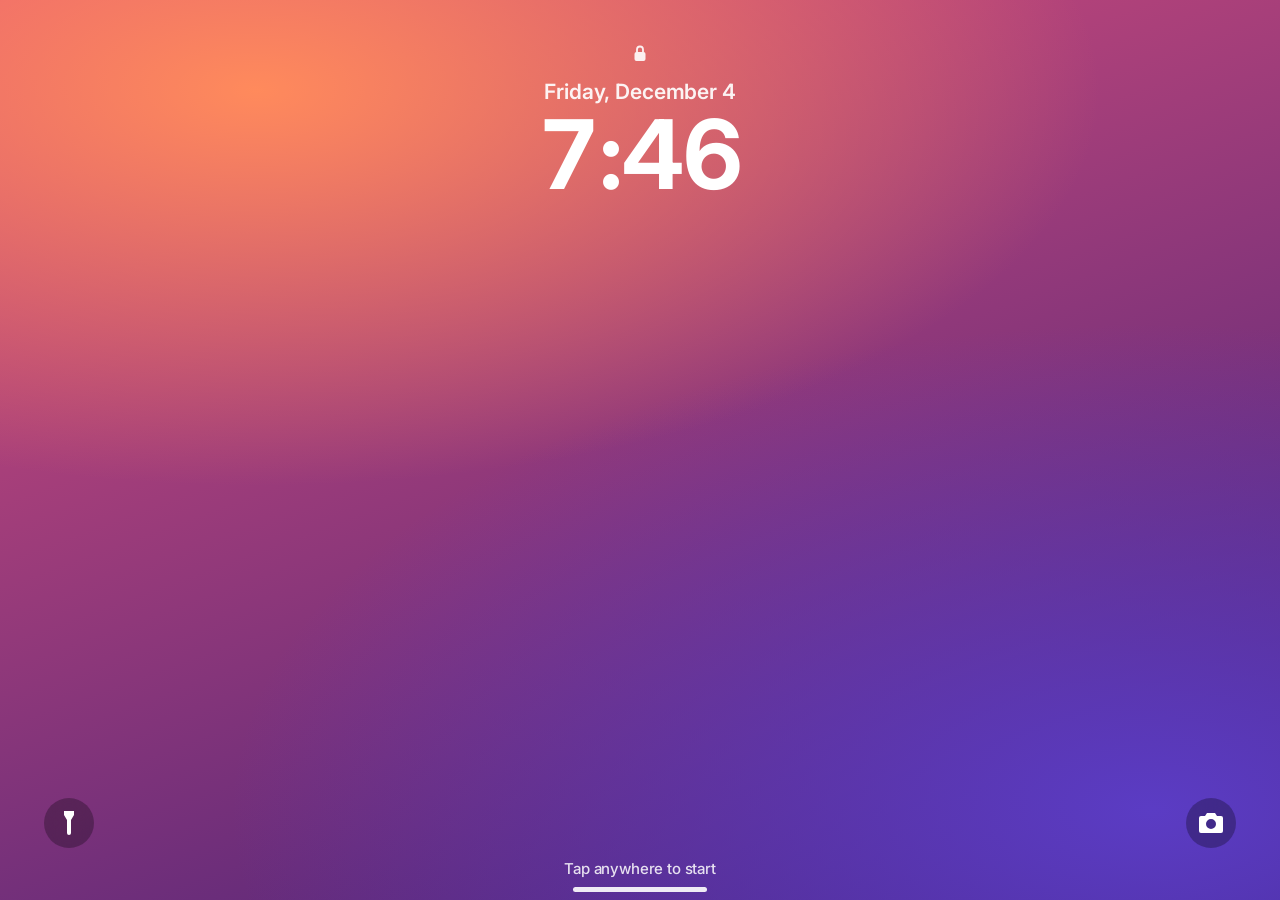
<file: index.html>
<!DOCTYPE html>
<html lang="en">
<head>
<meta charset="utf-8">
<meta name="viewport" content="width=device-width, initial-scale=1">
<title>Chat with Haifa · 和海法聊天</title>
<link rel="preconnect" href="https://fonts.googleapis.com">
<link rel="preconnect" href="https://fonts.gstatic.com" crossorigin>
<link href="https://fonts.googleapis.com/css2?family=Inter:wght@400;500;600;700&family=Noto+Sans+SC:wght@400;500&display=swap" rel="stylesheet">
<link rel="stylesheet" href="css/style.css">
</head>
<body>
<div class="phone" id="phone">
  <div class="island"></div>
  <div class="scr" id="lock" role="button" aria-label="Tap to start">
    <div class="lk"><svg width="14" height="18" viewBox="0 0 14 18" fill="none" stroke="#fff" stroke-width="1.8"><rect x="1.5" y="8" width="11" height="9" rx="2" fill="#fff" stroke="none"/><path d="M4 8V5.5a3 3 0 0 1 6 0V8"/></svg></div>
    <div class="date" id="lkDate"></div>
    <div class="time" id="lkTime"></div>
    <div class="quick" aria-hidden="true">
      <span><svg width="16" height="24" viewBox="0 0 16 24" fill="#fff"><path d="M3 0h10v4l-3 5v13a2 2 0 0 1-2 2 2 2 0 0 1-2-2V9L3 4z"/></svg></span>
      <span><svg width="24" height="20" viewBox="0 0 24 20" fill="#fff"><path d="M8 0h8l2 3h4a2 2 0 0 1 2 2v13a2 2 0 0 1-2 2H2a2 2 0 0 1-2-2V5a2 2 0 0 1 2-2h4zm4 6a5 5 0 1 0 0 10 5 5 0 0 0 0-10z"/></svg></span>
    </div>
    <div class="hint">Tap anywhere to start</div>
    <div class="homebar"></div>
  </div>

  <div class="scr hide gone" id="call" aria-live="polite">
    <div class="poster"></div>
    <div class="top">
      <div class="label" id="callLabel">mobile</div>
      <div class="who">Haifa<small>海法</small></div>
      <div class="avatar" role="img" aria-label="Haifa"></div>
    </div>
    <div class="subs" id="subs"></div>
    <div class="ringing">
      <div class="mini">
        <button id="remind"><i><svg width="20" height="20" viewBox="0 0 20 20" fill="none" stroke="#fff" stroke-width="1.8" stroke-linecap="round"><circle cx="10" cy="11" r="7"/><path d="M10 7v4l2.5 2M3 3l3-2M17 3l-3-2"/></svg></i>Remind Me</button>
        <button id="msgBtn"><i><svg width="20" height="18" viewBox="0 0 20 18" fill="#fff"><path d="M10 0C4.5 0 0 3.6 0 8c0 2.4 1.3 4.6 3.4 6.1L2.5 18l4.2-2.5c1 .3 2.1.5 3.3.5 5.5 0 10-3.6 10-8S15.5 0 10 0z"/></svg></i>Message</button>
      </div>
      <div class="slider" id="slider">
        <div class="knob" id="knob" role="button" aria-label="Answer call"><svg viewBox="0 0 24 24" fill="currentColor"><path d="M6.6 10.8a15.1 15.1 0 0 0 6.6 6.6l2.2-2.2c.3-.3.7-.4 1-.2 1.1.4 2.3.6 3.6.6.6 0 1 .4 1 1V20c0 .6-.4 1-1 1A17 17 0 0 1 3 4c0-.6.4-1 1-1h3.5c.6 0 1 .4 1 1 0 1.3.2 2.5.6 3.6.1.3 0 .7-.2 1z"/></svg></div>
        <div class="txt">slide to answer</div>
      </div>
    </div>
    <div class="live-ui">
      <div class="grid" aria-hidden="true">
        <div><i><svg viewBox="0 0 28 28" fill="#fff"><path d="M4 10h5l7-6v20l-7-6H4z"/><path d="M20 9a7 7 0 0 1 0 10M23 6a11 11 0 0 1 0 16" stroke="#fff" stroke-width="2" fill="none" stroke-linecap="round"/></svg></i>speaker</div>
        <div><i><svg viewBox="0 0 28 28" fill="#fff"><rect x="2" y="7" width="17" height="14" rx="3"/><path d="M20 12l6-4v12l-6-4z"/></svg></i>FaceTime</div>
        <div><i><svg viewBox="0 0 28 28" fill="none" stroke="#fff" stroke-width="2" stroke-linecap="round"><rect x="10" y="3" width="8" height="14" rx="4" fill="#fff"/><path d="M6 13a8 8 0 0 0 16 0M14 21v4M4 4l20 20"/></svg></i>mute</div>
        <div><i><svg viewBox="0 0 28 28" fill="none" stroke="#fff" stroke-width="2.4" stroke-linecap="round"><path d="M14 6v16M6 14h16"/></svg></i>add</div>
        <div style="visibility:hidden"></div>
        <div><i><svg viewBox="0 0 28 28" fill="#fff"><circle cx="7" cy="6" r="2.4"/><circle cx="14" cy="6" r="2.4"/><circle cx="21" cy="6" r="2.4"/><circle cx="7" cy="13" r="2.4"/><circle cx="14" cy="13" r="2.4"/><circle cx="21" cy="13" r="2.4"/><circle cx="7" cy="20" r="2.4"/><circle cx="14" cy="20" r="2.4"/><circle cx="21" cy="20" r="2.4"/></svg></i>keypad</div>
      </div>
      <button class="endbtn" id="endBtn" aria-label="End call"><svg viewBox="0 0 24 24" fill="currentColor"><path d="M6.6 10.8a15.1 15.1 0 0 0 6.6 6.6l2.2-2.2c.3-.3.7-.4 1-.2 1.1.4 2.3.6 3.6.6.6 0 1 .4 1 1V20c0 .6-.4 1-1 1A17 17 0 0 1 3 4c0-.6.4-1 1-1h3.5c.6 0 1 .4 1 1 0 1.3.2 2.5.6 3.6.1.3 0 .7-.2 1z"/></svg></button>
    </div>
    <div class="homebar"></div>
  </div>

  <div class="status"><span id="sbTime">9:41</span>
    <span class="icons">
      <svg width="18" height="12" viewBox="0 0 18 12" fill="currentColor"><rect x="0" y="8" width="3" height="4" rx="1"/><rect x="5" y="5.5" width="3" height="6.5" rx="1"/><rect x="10" y="3" width="3" height="9" rx="1"/><rect x="15" y="0" width="3" height="12" rx="1"/></svg>
      <svg width="16" height="12" viewBox="0 0 16 12" fill="currentColor"><path d="M8 2.6c2.3 0 4.4.9 6 2.4l1.1-1.2A10.2 10.2 0 0 0 8 1 10.2 10.2 0 0 0 .9 3.8L2 5c1.6-1.5 3.7-2.4 6-2.4zm0 3.2c1.4 0 2.7.5 3.7 1.4l1.1-1.2A7 7 0 0 0 8 4.2a7 7 0 0 0-4.8 1.8l1.1 1.2c1-.9 2.3-1.4 3.7-1.4zM8 9l-1.9 2L8 13l1.9-2z"/></svg>
      <svg width="27" height="13" viewBox="0 0 27 13" fill="none"><rect x=".5" y=".5" width="23" height="12" rx="3.5" stroke="currentColor" opacity=".4"/><rect x="2" y="2" width="20" height="9" rx="2" fill="currentColor"/><path d="M25 4.5v4c.8-.3 1.3-1.1 1.3-2s-.5-1.7-1.3-2z" fill="currentColor" opacity=".45"/></svg>
    </span></div>

  <div class="nav">
    <button class="back" aria-label="Back" tabindex="-1"><svg width="12" height="20" viewBox="0 0 12 20"><path d="M10 2 2 10l8 8" stroke="currentColor" stroke-width="2.6" fill="none" stroke-linecap="round" stroke-linejoin="round"/></svg><b>中</b></button>
    <button class="contact" id="contact" aria-label="Chat settings and full transcript">
      <div class="ava" role="img" aria-label="Haifa"></div>
      <div class="cname">Haifa 海法 <svg viewBox="0 0 6 10"><path d="m1 1 4 4-4 4" stroke="currentColor" stroke-width="1.6" fill="none" stroke-linecap="round"/></svg></div>
    </button>
    <div class="navr" aria-hidden="true"><svg width="26" height="18" viewBox="0 0 26 18" fill="currentColor"><rect x="0" y="1" width="18" height="16" rx="4"/><path d="M19.5 7.2 25 3.5v11l-5.5-3.7z"/></svg></div>
  </div>

  <main id="thread" aria-live="polite">
    <div class="stamp"><b>iMessage</b><br>Today <span id="now"></span></div>
  </main>

  <div class="bottom">
    <div class="sugg" id="sugg" aria-label="Questions you can ask"></div>
    <div class="bar">
      <div class="plus" aria-hidden="true"><svg width="14" height="14" viewBox="0 0 14 14"><path d="M7 1v12M1 7h12" stroke="currentColor" stroke-width="2" stroke-linecap="round"/></svg></div>
      <div class="field" id="field"><span id="ftext">Tap a question above</span>
        <span class="mic" aria-hidden="true"><svg width="12" height="18" viewBox="0 0 12 18" fill="none" stroke="currentColor" stroke-width="1.8" stroke-linecap="round"><rect x="3" y="1" width="6" height="10" rx="3"/><path d="M1 8a5 5 0 0 0 10 0M6 13v4"/></svg></span>
        <span class="send" aria-hidden="true"><svg width="14" height="14" viewBox="0 0 14 14"><path d="M7 12V2M2.5 6.5 7 2l4.5 4.5" stroke="#fff" stroke-width="2.2" fill="none" stroke-linecap="round" stroke-linejoin="round"/></svg></span>
      </div>
    </div>
  </div>

  <div id="outro" aria-live="polite">
    <div class="oclock"><div class="date" id="oDate"></div><div class="time" id="oTime"></div></div>
    <div class="black"></div>
    <div class="bye"><b>再见</b><span>Zàijiàn · Goodbye</span><small>Thanks for chatting with Haifa 海法</small><button class="replay" id="replay">↻ Replay</button></div>
  </div>
  <div class="scrim" id="scrim"></div>
  <div class="sheet" role="dialog" aria-label="Settings and transcript">
    <div class="grab"></div>
    <div class="sh"><span style="width:44px"></span><b>Haifa 海法</b><button id="done">Done</button></div>
    <div class="sb">
      <div class="glabel">Display</div>
      <div class="group">
        <label class="cell">Show Pinyin <input type="checkbox" class="sw" id="swPy" checked></label>
        <label class="cell">Show English <input type="checkbox" class="sw" id="swEn" checked></label>
        <label class="cell">Sounds <input type="checkbox" class="sw" id="swSfx" checked></label>
      </div>
      <div class="glabel">Full self-introduction · 自我介绍</div>
      <div class="group" id="transcript"></div>
      <button class="copy" id="copy">Copy Transcript</button>
    </div>
  </div>
</div>

<!-- Scripts load in this order because later files use things defined in earlier ones -->
<script src="js/data.js"></script>     <!-- questions & answers -->
<script src="js/utils.js"></script>    <!-- small shared helpers -->
<script src="js/sound.js"></script>    <!-- ringtone + message sounds -->
<script src="js/chat.js"></script>     <!-- the iMessage conversation -->
<script src="js/outro.js"></script>    <!-- goodbye animation -->
<script src="js/call.js"></script>     <!-- lock screen + phone call (runs first on screen) -->
</body>
</html>
</file>
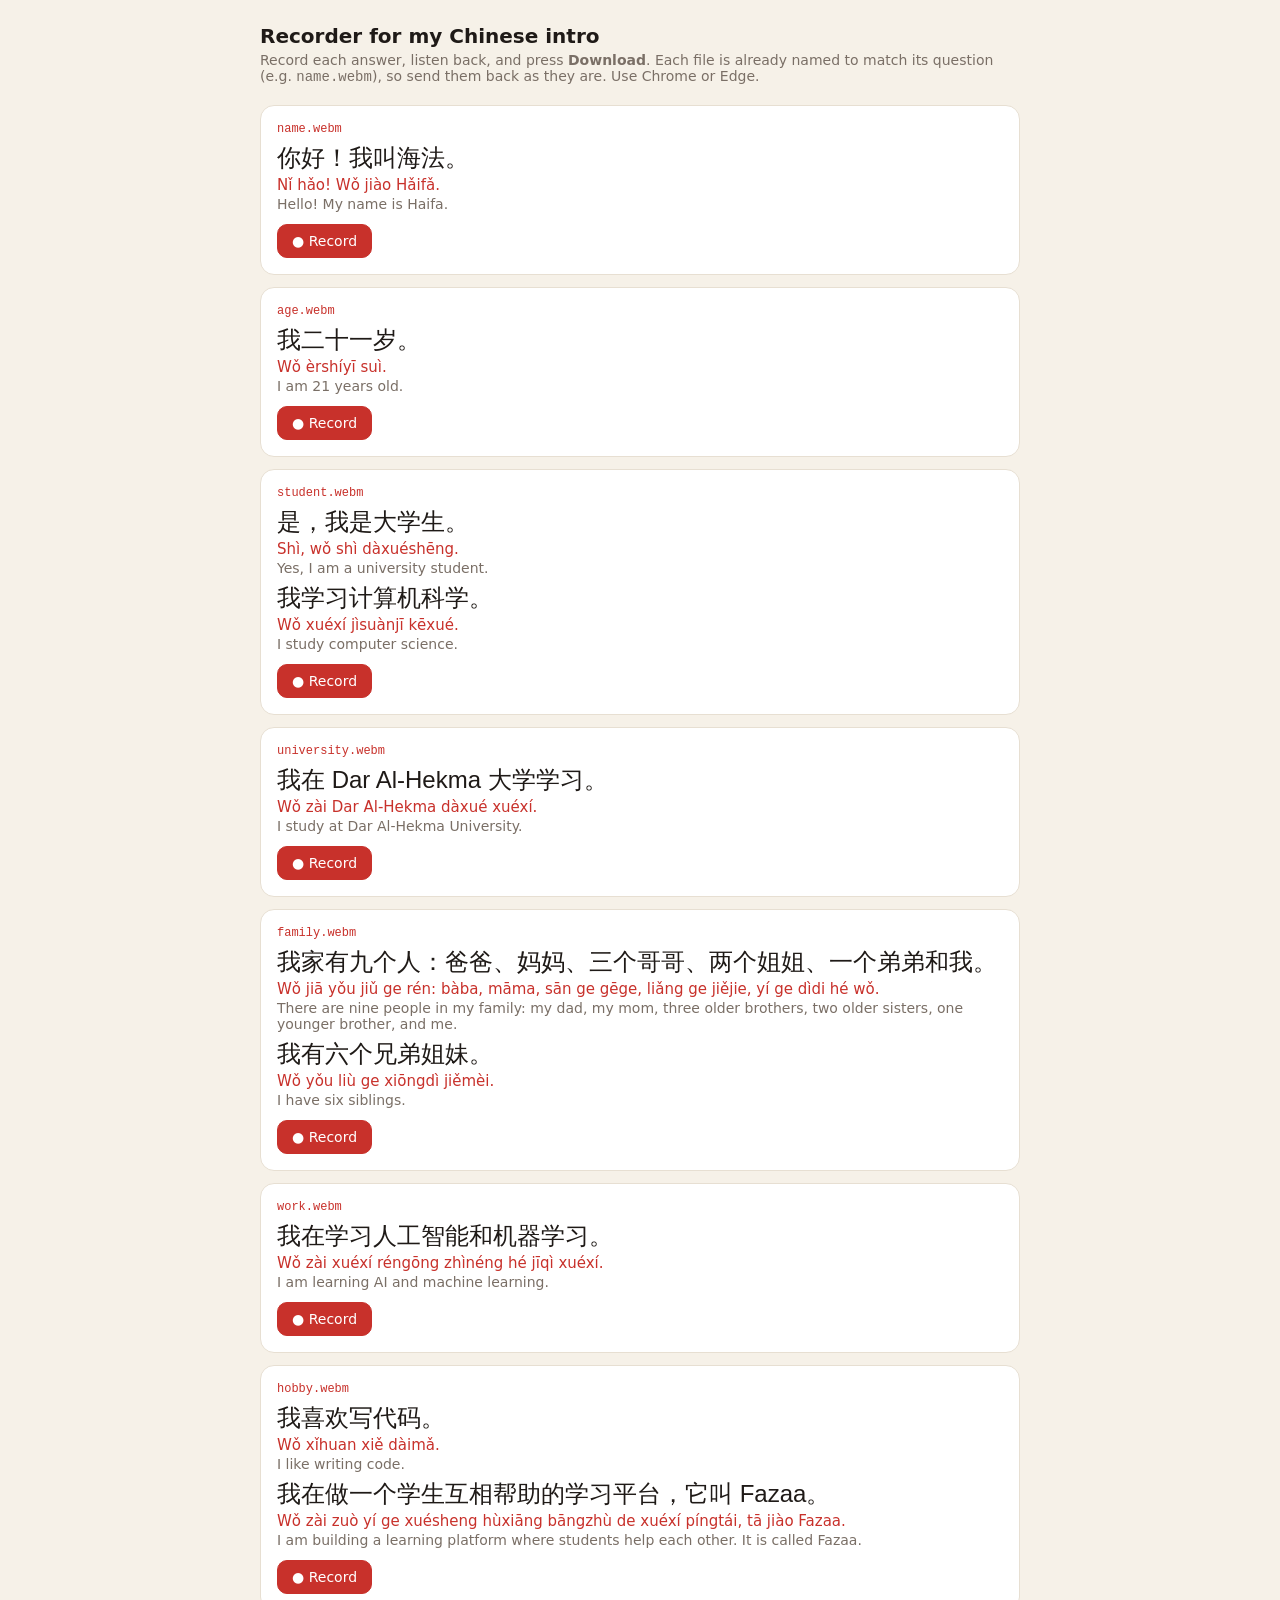
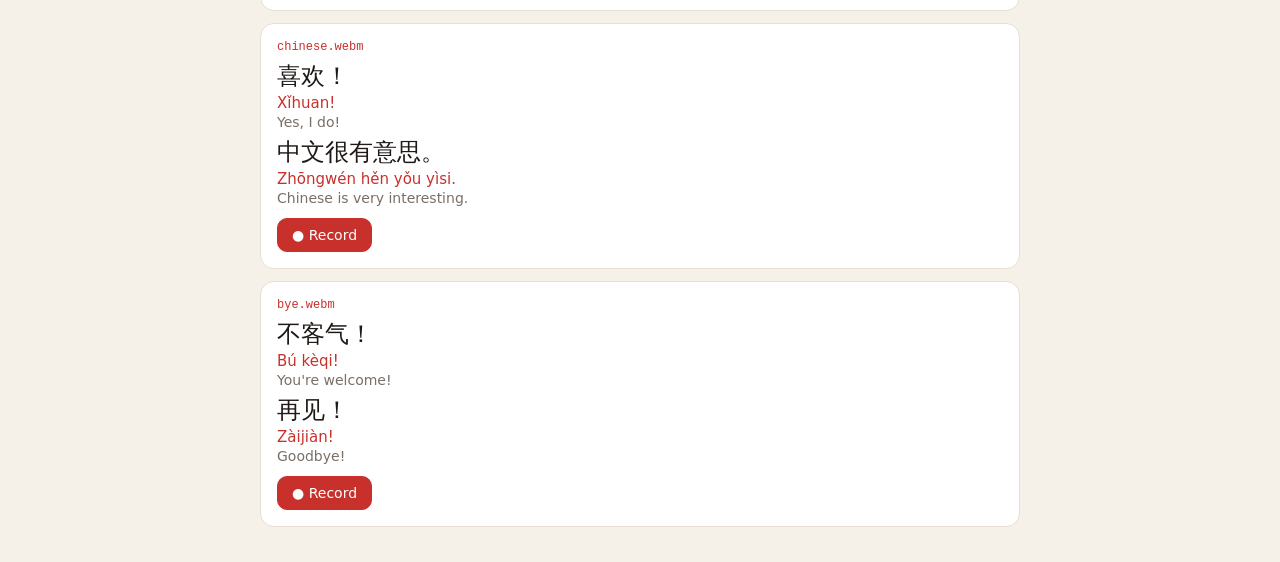
<file: recorder.html>
<!DOCTYPE html>
<html lang="en">
<head>
<meta charset="utf-8">
<meta name="viewport" content="width=device-width, initial-scale=1">
<title>Recorder · Haifa's Chinese intro</title>
<style>
  body{font-family:system-ui,sans-serif;background:#f6f1e8;color:#1f1a17;max-width:760px;margin:0 auto;padding:24px}
  h1{font-size:20px;margin:0 0 4px} .sub{color:#7a6f66;font-size:14px;margin:0 0 20px}
  .card{background:#fff;border:1px solid #e7dfd2;border-radius:14px;padding:16px;margin-bottom:12px}
  .id{font:12px ui-monospace,monospace;color:#c8312b}
  .zh{font-family:"Noto Sans SC","PingFang SC","Microsoft YaHei",sans-serif;font-size:24px;margin:6px 0 2px}
  .py{color:#c8312b;font-size:15px} .en{color:#7a6f66;font-size:14px;margin-top:2px}
  .ctl{display:flex;gap:8px;align-items:center;margin-top:12px;flex-wrap:wrap}
  button,a.dl{font:500 14px system-ui;border:1px solid #e7dfd2;background:#fff;border-radius:10px;padding:8px 14px;cursor:pointer;color:#1f1a17;text-decoration:none}
  button.rec{background:#c8312b;color:#fff;border-color:#c8312b} button.rec.on{background:#1f1a17;border-color:#1f1a17}
  a.dl{background:#2f7d63;color:#fff;border-color:#2f7d63} audio{height:34px}
  .t{font:13px ui-monospace,monospace;color:#7a6f66}
  .err{background:#f8e3df;padding:12px;border-radius:10px;display:none}
</style>
</head>
<body>
<h1>Recorder for my Chinese intro</h1>
<p class="sub">Record each answer, listen back, and press <b>Download</b>. Each file is already named to match its question (e.g. <code>name.webm</code>), so send them back as they are. Use Chrome or Edge.</p>
<div class="err" id="err"></div>
<div id="list"></div>
<script src="js/data.js"></script>
<script src="js/utils.js"></script>
<script>
/* recorder.html — record each answer in your browser and download it.
   Open via a local server (python3 -m http.server) in Chrome or Edge. */
let stream = null;
async function getMic(){
  if (stream) return stream;
  try { stream = await navigator.mediaDevices.getUserMedia({audio:{echoCancellation:true, noiseSuppression:true}}); return stream; }
  catch (e) {
    const el = document.getElementById("err");
    el.style.display = "block";
    el.textContent = "Microphone blocked: " + e.message + ". Allow mic access in the address bar, or record on your phone and name the files as shown.";
    throw e;
  }
}
DATA.forEach(d => {
  const card = document.createElement("div"); card.className = "card";
  card.innerHTML = `<div class="id">${d.id}.webm</div>` +
    d.a.map((s, i) => `<div class="zh">${plainChinese(s)}</div><div class="py">${plainPinyin(s)}</div><div class="en">${d.en[i]}</div>`).join("") +
    `<div class="ctl"><button class="rec">● Record</button><span class="t"></span><span class="out"></span></div>`;
  document.getElementById("list").appendChild(card);

  const btn = card.querySelector(".rec"), timer = card.querySelector(".t"), out = card.querySelector(".out");
  let recorder = null, chunks = [], tick = null, started = 0;
  btn.onclick = async () => {
    if (recorder && recorder.state === "recording"){ recorder.stop(); return; }
    recorder = new MediaRecorder(await getMic()); chunks = [];
    recorder.ondataavailable = e => chunks.push(e.data);
    recorder.onstop = () => {
      clearInterval(tick); btn.classList.remove("on"); btn.textContent = "● Re-record";
      const url = URL.createObjectURL(new Blob(chunks, {type: recorder.mimeType}));
      out.innerHTML = `<audio controls src="${url}"></audio> <a class="dl" href="${url}" download="${d.id}.webm">Download</a>`;
    };
    recorder.start(); started = Date.now();
    btn.classList.add("on"); btn.textContent = "■ Stop"; out.innerHTML = "";
    tick = setInterval(() => timer.textContent = ((Date.now() - started) / 1000).toFixed(1) + "s", 100);
  };
});
</script>
</body>
</html>
</file>
<file: css/style.css>
/* ==========================================================
   Chat with Haifa — all styling
   Sections: base & colors · iPhone frame · nav bar · chat bubbles ·
   pinyin · voice messages · input bar · settings sheet ·
   lock screen & call · outro
   ========================================================== */

:root{
  --sf:-apple-system,BlinkMacSystemFont,"SF Pro Text","SF Pro Display","Helvetica Neue",Inter,system-ui,sans-serif;
  --zh:"PingFang SC","Hiragino Sans GB","Noto Sans SC","Microsoft YaHei",sans-serif;
  --bg:#ffffff; --desk:#e9e9ee; --label:#000; --secondary:#8e8e93; --sep:rgba(60,60,67,.18);
  --blue:#0a84ff; --blue-hi:#3d9bff; --gray:#e9e9eb; --gray-ink:#000; --py-in:#6b6b72; --py-out:rgba(255,255,255,.78);
  --bar:rgba(249,249,249,.86); --field:#fff; --field-line:#c7c7cc; --chip:#f2f2f7; --wave:#b8b8be; --wave-on:#3a3a3c;
  --sheet:#f2f2f7; --cell:#fff; --frame:#1b1b1d;
}
@media (prefers-color-scheme:dark){
  :root{ --bg:#000; --desk:#1c1c1e; --label:#fff; --secondary:#8e8e93; --sep:rgba(84,84,88,.6);
    --gray:#26252a; --gray-ink:#fff; --py-in:#a1a1a8; --bar:rgba(22,22,24,.86); --field:#000; --field-line:#3a3a3c;
    --chip:#1c1c1e; --wave:#5a5a60; --wave-on:#e5e5ea; --sheet:#000; --cell:#1c1c1e; --frame:#2c2c2e; }
}
*{box-sizing:border-box;-webkit-tap-highlight-color:transparent}
html,body{margin:0;height:100%}
body{font-family:var(--sf);background:var(--desk);color:var(--label);-webkit-font-smoothing:antialiased;
  display:flex;align-items:center;justify-content:center;letter-spacing:-.01em}
button{font-family:inherit;color:inherit}

  /* full screen layout */
.phone{position:relative;width:100%;height:100%;background:var(--bg);display:flex;flex-direction:column;overflow:hidden}
.island{display:none;position:absolute;top:11px;left:50%;transform:translateX(-50%);width:124px;height:36px;background:#000;border-radius:20px;z-index:60}
.status{display:none;justify-content:space-between;align-items:center;height:54px;padding:0 30px 0 44px;font-weight:600;font-size:17px;flex:none;position:absolute;top:0;left:0;right:0;z-index:50}
.status .icons{display:flex;gap:6px;align-items:center}

/* nav bar */
.nav{position:absolute;top:0;left:0;right:0;z-index:10;background:var(--bar);backdrop-filter:saturate(180%) blur(20px);-webkit-backdrop-filter:saturate(180%) blur(20px);
  border-bottom:.5px solid var(--sep);display:grid;grid-template-columns:1fr auto 1fr;align-items:end;padding:10px 12px 8px}
.back{display:flex;align-items:center;gap:2px;color:var(--blue);font-size:17px;padding-bottom:16px;background:none;border:0}
.back b{background:var(--blue);color:#fff;font-size:13px;font-weight:600;border-radius:10px;padding:1px 7px;margin-left:2px}
.contact{display:flex;flex-direction:column;align-items:center;gap:3px;background:none;border:0;cursor:pointer;padding:0}
.ava{width:44px;height:44px;border-radius:50%;background:url(../images/avatar.jpg) center/cover,linear-gradient(#a7acb9,#858a99);color:#fff;display:grid;place-items:center;font-size:19px;font-weight:600;letter-spacing:.02em}
.cname{font-size:11.5px;display:flex;align-items:center;gap:2px}
.cname svg{width:6px;height:10px;opacity:.5}
.navr{justify-self:end;padding-bottom:16px;color:var(--blue)}

/* messages */
main{flex:1;overflow-y:auto;padding:118px 14px 10px;scroll-behavior:smooth;display:flex;flex-direction:column}
.stamp{text-align:center;color:var(--secondary);font-size:11.5px;margin:6px 0 12px;line-height:1.35}
.stamp b{font-weight:600}
.msg{position:relative;max-width:76%;padding:7px 13px 8px;border-radius:19px;font-size:17px;line-height:1.3;margin-top:2px;word-wrap:break-word;animation:pop .32s cubic-bezier(.2,.9,.3,1.2) both}
@keyframes pop{from{opacity:0;transform:scale(.6) translateY(10px)}}
.in{align-self:flex-start;background:var(--gray);color:var(--gray-ink);transform-origin:bottom left}
.out{align-self:flex-end;background:var(--blue);color:#fff;transform-origin:bottom right}
.gap{margin-top:12px}
/* tails on the last bubble of each run */
.tail.out::before,.tail.in::before{content:"";position:absolute;bottom:0;height:20px;width:20px}
.tail.out::after,.tail.in::after{content:"";position:absolute;bottom:0;width:10px;height:20px;background:var(--bg)}
.tail.out::before{right:-7px;background:var(--blue);border-bottom-left-radius:16px 14px}
.tail.out::after{right:-10px;border-bottom-left-radius:10px}
.tail.in::before{left:-7px;background:var(--gray);border-bottom-right-radius:16px 14px}
.tail.in::after{left:-10px;border-bottom-right-radius:10px}
.out .sub{display:block;font-family:var(--zh);font-size:14px;color:rgba(255,255,255,.8);margin-top:2px}
.meta{align-self:flex-end;font-size:11.5px;color:var(--secondary);margin:3px 4px 0;font-weight:500}
.meta b{font-weight:600}

/* chinese with pinyin */
.sent{display:flex;flex-wrap:wrap;align-items:flex-end;row-gap:4px;font-family:var(--zh);font-size:21px;margin:0}
.sent + .sent{margin-top:6px}
ruby{display:inline-flex;flex-direction:column;align-items:center;min-width:1.02em;padding:0 1px;line-height:1.25}
rt{display:block;order:-1;font-family:var(--sf);font-size:11px;color:var(--py-in);line-height:1.25;white-space:nowrap;letter-spacing:0}
.sent>span{line-height:1.25}
.w{display:inline-flex;align-items:flex-end}
.latin{font-family:var(--sf);font-size:18px;margin:0 3px}
body.nopy rt{display:none}
.tr{align-self:flex-start;font-size:12.5px;color:var(--secondary);margin:4px 0 0 12px;max-width:76%;line-height:1.35}
.tr i{font-style:normal;font-weight:600}
body.noen .tr{display:none}

/* voice message */
.voice{display:flex;align-items:center;gap:9px;padding:8px 13px 8px 9px}
.vplay{width:30px;height:30px;border-radius:50%;border:0;background:transparent;display:grid;place-items:center;cursor:pointer;padding:0;color:var(--gray-ink)}
.vplay svg{width:16px;height:16px}
.wave{display:flex;align-items:center;gap:2px;height:26px}
.wave i{width:2.5px;border-radius:2px;background:var(--wave)}
.wave i.on{background:var(--wave-on)}
.dur{font-size:14px;color:var(--secondary);font-variant-numeric:tabular-nums;min-width:30px}
.voice.off{opacity:.55}.voice.off .vplay{cursor:default}

/* typing */
.typing{display:flex;gap:4px;padding:12px 14px;animation:pop .25s both}
.typing span{width:8px;height:8px;border-radius:50%;background:#999;animation:blink 1.3s infinite}
.typing span:nth-child(2){animation-delay:.2s}.typing span:nth-child(3){animation-delay:.4s}
@keyframes blink{0%,80%,100%{opacity:.35}40%{opacity:1}}

/* suggestions + input */
.bottom{flex:none;background:var(--bg);padding:6px 0 10px}
.sugg{display:flex;gap:8px;overflow-x:auto;padding:4px 12px 8px;scrollbar-width:none}
.sugg::-webkit-scrollbar{display:none}
.chip{flex:none;border:0;background:var(--chip);border-radius:18px;padding:7px 14px;cursor:pointer;text-align:left;font-size:15px;color:var(--blue);font-weight:500;transition:opacity .15s,transform .1s}
.chip:active{transform:scale(.96)}
.chip small{display:block;font-family:var(--zh);font-size:12px;color:var(--secondary);font-weight:400;margin-top:1px}
.chip.used{opacity:.5}
.chip:disabled{cursor:default}
.bar{display:flex;align-items:flex-end;gap:8px;padding:0 10px}
.plus{width:34px;height:34px;border-radius:50%;background:var(--chip);display:grid;place-items:center;flex:none;color:var(--secondary)}
.field{flex:1;min-height:36px;border:1px solid var(--field-line);border-radius:18px;background:var(--field);display:flex;align-items:center;padding:6px 6px 6px 13px;font-size:17px}
.field span{flex:1;color:var(--secondary);white-space:nowrap;overflow:hidden;text-overflow:ellipsis}
.field span.typed{color:var(--label)}
.send{width:28px;height:28px;border-radius:50%;background:var(--blue);display:none;place-items:center;flex:none}
.field.has .send{display:grid}
.field.has .mic{display:none}
.mic{color:var(--secondary);display:grid;place-items:center;width:28px;height:24px}

/* sheet */
.scrim{position:absolute;inset:0;background:rgba(0,0,0,.35);opacity:0;pointer-events:none;transition:opacity .3s;z-index:30}
.sheet{position:absolute;left:0;right:0;bottom:0;top:58px;background:var(--sheet);border-radius:14px 14px 0 0;z-index:31;transform:translateY(105%);transition:transform .38s cubic-bezier(.2,.8,.2,1);display:flex;flex-direction:column}
.open .scrim{opacity:1;pointer-events:auto}.open .sheet{transform:none}
.grab{width:36px;height:5px;border-radius:3px;background:#c7c7cc;margin:6px auto 0}
.sh{display:flex;justify-content:space-between;align-items:center;padding:10px 16px 6px}
.sh b{font-size:17px}
.sh button{background:none;border:0;color:var(--blue);font-size:17px;font-weight:600;cursor:pointer}
.sb{overflow-y:auto;padding:4px 16px 30px}
.glabel{font-size:13px;color:var(--secondary);text-transform:uppercase;margin:18px 16px 6px;letter-spacing:0}
.group{background:var(--cell);border-radius:10px;overflow:hidden}
.cell{display:flex;align-items:center;justify-content:space-between;padding:11px 16px;font-size:17px;min-height:44px}
.cell + .cell{border-top:.5px solid var(--sep)}
.sw{appearance:none;-webkit-appearance:none;width:51px;height:31px;border-radius:16px;background:#e9e9ea;position:relative;cursor:pointer;transition:background .2s;margin:0}
.sw::after{content:"";position:absolute;top:2px;left:2px;width:27px;height:27px;border-radius:50%;background:#fff;box-shadow:0 2px 4px rgba(0,0,0,.2);transition:transform .2s}
.sw:checked{background:#34c759}.sw:checked::after{transform:translateX(20px)}
@media (prefers-color-scheme:dark){.sw{background:#39393d}}
.tx{padding:12px 16px;font-size:15px;line-height:1.45}
.tx + .tx{border-top:.5px solid var(--sep)}
.tx .z{font-family:var(--zh);font-size:18px}
.tx .p{color:var(--blue)}
.tx .e{color:var(--secondary)}
.copy{display:block;width:100%;margin-top:16px;border:0;background:var(--cell);color:var(--blue);font-size:17px;padding:12px;border-radius:10px;cursor:pointer}
/* ===== lock screen + incoming call ===== */
.phone.dark .status{color:#fff}
.scr{position:absolute;inset:0;z-index:40;color:#fff;font-family:var(--sf);display:flex;flex-direction:column;align-items:center;overflow:hidden;transition:opacity .45s ease,transform .45s ease}
.scr.hide{opacity:0;pointer-events:none}
.scr.gone{display:none}
#lock{background:radial-gradient(120% 80% at 20% 10%,#ff8a5c 0%,transparent 55%),radial-gradient(120% 90% at 90% 90%,#5b3cc4 0%,transparent 60%),linear-gradient(160deg,#e0507a,#3b1f7a);cursor:pointer}
#lock .lk{margin-top:44px;font-size:13px;opacity:.9}
#lock .date{margin-top:14px;font-size:21px;font-weight:600;opacity:.92}
#lock .time{font-size:96px;font-weight:700;letter-spacing:-.02em;line-height:1;margin-top:2px;font-variant-numeric:tabular-nums}
#lock .hint{margin-top:auto;margin-bottom:22px;font-size:15px;font-weight:500;opacity:.85;animation:breathe 2.2s ease-in-out infinite}
@keyframes breathe{50%{opacity:.4}}
#lock .quick{position:absolute;bottom:52px;left:44px;right:44px;display:flex;justify-content:space-between;pointer-events:none}
#lock .quick span{width:50px;height:50px;border-radius:50%;background:rgba(0,0,0,.28);backdrop-filter:blur(10px);display:grid;place-items:center}
#lock .homebar,#call .homebar{position:absolute;bottom:8px;width:134px;height:5px;border-radius:3px;background:#fff;opacity:.9}

#call{background:#1a1626}
#call::before{content:"";position:absolute;inset:-40px;background:url(../images/callbg.jpg) center/cover;filter:blur(28px) saturate(1.3) brightness(.55)}
#call .poster{position:absolute;inset:0;background:linear-gradient(180deg,rgba(0,0,0,.25),rgba(0,0,0,.55)),radial-gradient(90% 60% at 50% 30%,rgba(200,49,43,.55),transparent 70%),radial-gradient(80% 50% at 50% 100%,rgba(91,60,196,.45),transparent 70%)}
#call .top{position:relative;margin-top:96px;text-align:center}
#call .label{font-size:17px;opacity:.7;font-weight:500}
#call .who{font-size:56px;font-weight:700;letter-spacing:-.02em;margin-top:2px;line-height:1.05}
#call .who small{display:block;font-family:var(--zh);font-size:22px;font-weight:500;opacity:.75;margin-top:6px}
#call .avatar{width:104px;height:104px;border-radius:50%;margin:26px auto 0;background:url(../images/avatar.jpg) center/cover,linear-gradient(#a7acb9,#7b8090);display:grid;place-items:center;font-size:44px;font-weight:600;box-shadow:0 0 0 0 rgba(255,255,255,.35);animation:ring 1.6s ease-out infinite}
@keyframes ring{0%{box-shadow:0 0 0 0 rgba(255,255,255,.35)}100%{box-shadow:0 0 0 26px rgba(255,255,255,0)}}
#call.live .avatar{animation:none}
.ringing,.live-ui{position:absolute;left:0;right:0;bottom:0;display:flex;flex-direction:column;align-items:center}
.ringing{bottom:44px}
.mini{display:flex;gap:110px;margin-bottom:44px}
.mini button{background:none;border:0;color:#fff;display:flex;flex-direction:column;align-items:center;gap:7px;font-size:13px;cursor:pointer;padding:0}
.mini i{width:44px;height:44px;border-radius:50%;background:rgba(255,255,255,.18);backdrop-filter:blur(12px);display:grid;place-items:center}
.slider{position:relative;width:min(312px,calc(100% - 48px));height:74px;border-radius:37px;background:rgba(255,255,255,.18);backdrop-filter:blur(14px);touch-action:none;user-select:none}
.knob{position:absolute;top:5px;left:5px;width:64px;height:64px;border-radius:50%;background:#fff;display:grid;place-items:center;cursor:grab;z-index:2}
.knob svg{width:28px;height:28px;color:#34c759}
.slider .txt{position:absolute;inset:0;display:grid;place-items:center;padding-left:56px;font-size:20px;font-weight:500;
  background:linear-gradient(90deg,rgba(255,255,255,.35) 0%,#fff 45%,rgba(255,255,255,.35) 60%);background-size:220% 100%;-webkit-background-clip:text;background-clip:text;color:transparent;animation:shine 2.4s linear infinite}
@keyframes shine{from{background-position:120% 0}to{background-position:-100% 0}}
.live-ui{bottom:40px;opacity:0;pointer-events:none;transition:opacity .4s}
#call.live .live-ui{opacity:1;pointer-events:auto}
#call.live .ringing{opacity:0;pointer-events:none;transition:opacity .25s}
.subs{position:absolute;left:24px;right:24px;top:46%;text-align:center;opacity:0;transition:opacity .4s}
#call.live .subs{opacity:1}
.subs .sent{justify-content:center;font-size:26px}
.subs rt{color:rgba(255,255,255,.7);font-size:13px}
.subs .en2{font-size:14px;opacity:.65;margin-top:8px}
.grid{display:grid;grid-template-columns:repeat(3,76px);gap:22px 28px;margin-bottom:34px}
.grid div{display:flex;flex-direction:column;align-items:center;gap:7px;font-size:12.5px;opacity:.95}
.grid i{width:72px;height:72px;border-radius:50%;background:rgba(255,255,255,.18);backdrop-filter:blur(12px);display:grid;place-items:center}
.grid i svg{width:28px;height:28px}
.endbtn{width:72px;height:72px;border-radius:50%;background:#ff3b30;border:0;display:grid;place-items:center;cursor:pointer;color:#fff}
.endbtn svg{width:32px;height:32px;transform:rotate(135deg)}
/* ===== outro ===== */
main,.bottom,.nav{transition:transform .6s cubic-bezier(.4,0,.2,1),opacity .6s,border-radius .6s,filter .6s}
.phone.closing main,.phone.closing .bottom,.phone.closing .nav{transform:scale(.3) translateY(60%);opacity:0;filter:blur(4px)}
#outro{position:absolute;inset:0;z-index:45;background:radial-gradient(120% 80% at 20% 10%,#ff8a5c 0%,transparent 55%),radial-gradient(120% 90% at 90% 90%,#5b3cc4 0%,transparent 60%),linear-gradient(160deg,#e0507a,#3b1f7a);
  opacity:0;pointer-events:none;transition:opacity .5s;display:flex;flex-direction:column;align-items:center;justify-content:center;color:#fff}
#outro.show{opacity:1;pointer-events:auto}
#outro .oclock{position:absolute;top:0;left:0;right:0;text-align:center;padding-top:58px}
#outro .oclock .date{font-size:21px;font-weight:600;opacity:.92}
#outro .oclock .time{font-size:96px;font-weight:700;letter-spacing:-.02em;line-height:1;margin-top:2px}
.phone .status{transition:opacity 1.2s}
.phone.screenoff .status{opacity:0}
#outro .black{position:absolute;inset:0;background:#000;opacity:0;transition:opacity 1.6s ease-in}
#outro.off .black{opacity:1}
#outro .bye{position:relative;text-align:center;opacity:0;transition:opacity 1.4s ease .9s}
#outro.off .bye{opacity:1}
#outro .bye b{display:block;font-family:var(--zh);font-size:58px;font-weight:500;letter-spacing:.06em}
#outro .bye span{display:block;font-size:17px;opacity:.65;margin-top:6px}
#outro .bye small{display:block;font-size:13px;opacity:.45;margin-top:28px}
#outro .replay{margin-top:16px;background:rgba(255,255,255,.14);border:0;color:#fff;font-size:15px;font-weight:500;padding:9px 18px;border-radius:20px;cursor:pointer}

/* wide screens: keep the conversation in a centered column */
main{padding-left:max(14px,calc((100% - 760px)/2));padding-right:max(14px,calc((100% - 760px)/2));scrollbar-width:none}
main::-webkit-scrollbar{display:none}
.sugg{padding-left:max(12px,calc((100% - 760px)/2));padding-right:max(12px,calc((100% - 760px)/2))}
.bar{max-width:784px;margin:0 auto;width:100%}
.sheet{left:max(0px,calc((100% - 640px)/2));right:max(0px,calc((100% - 640px)/2))}
</file>
